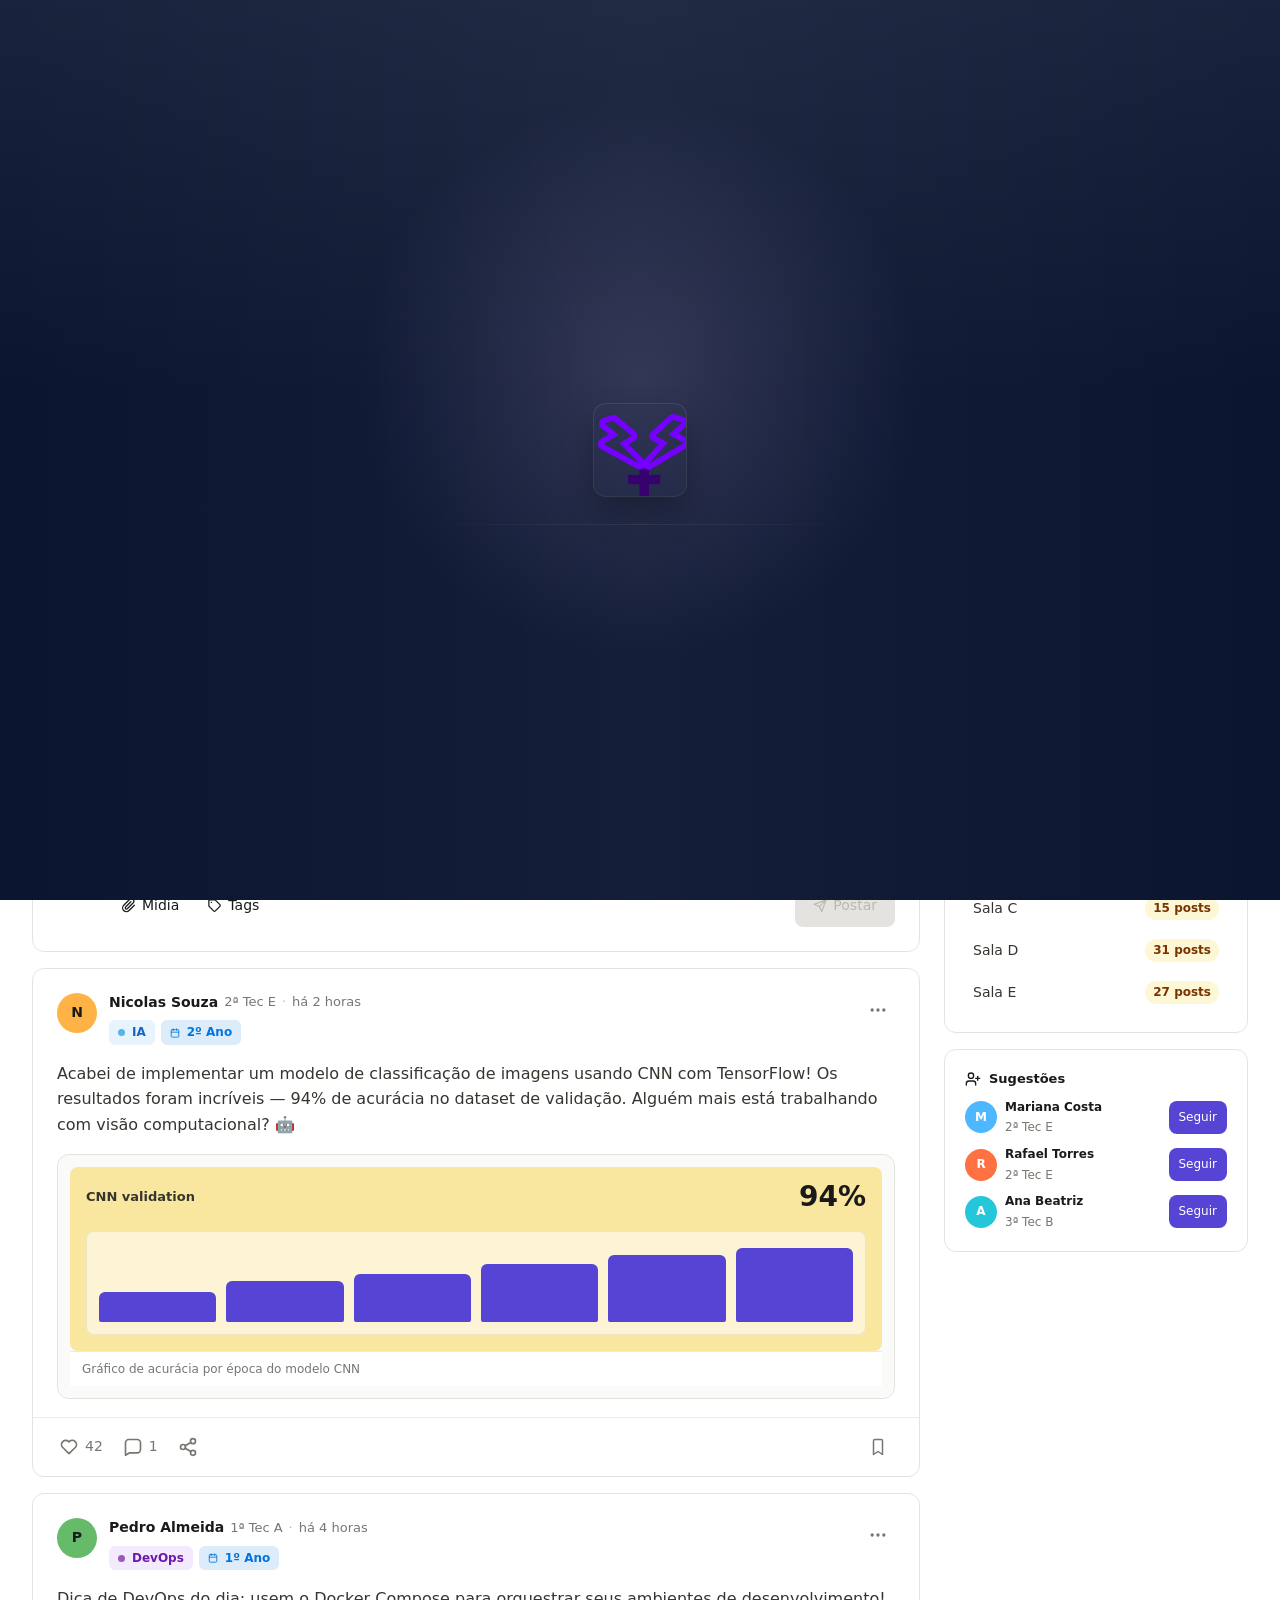
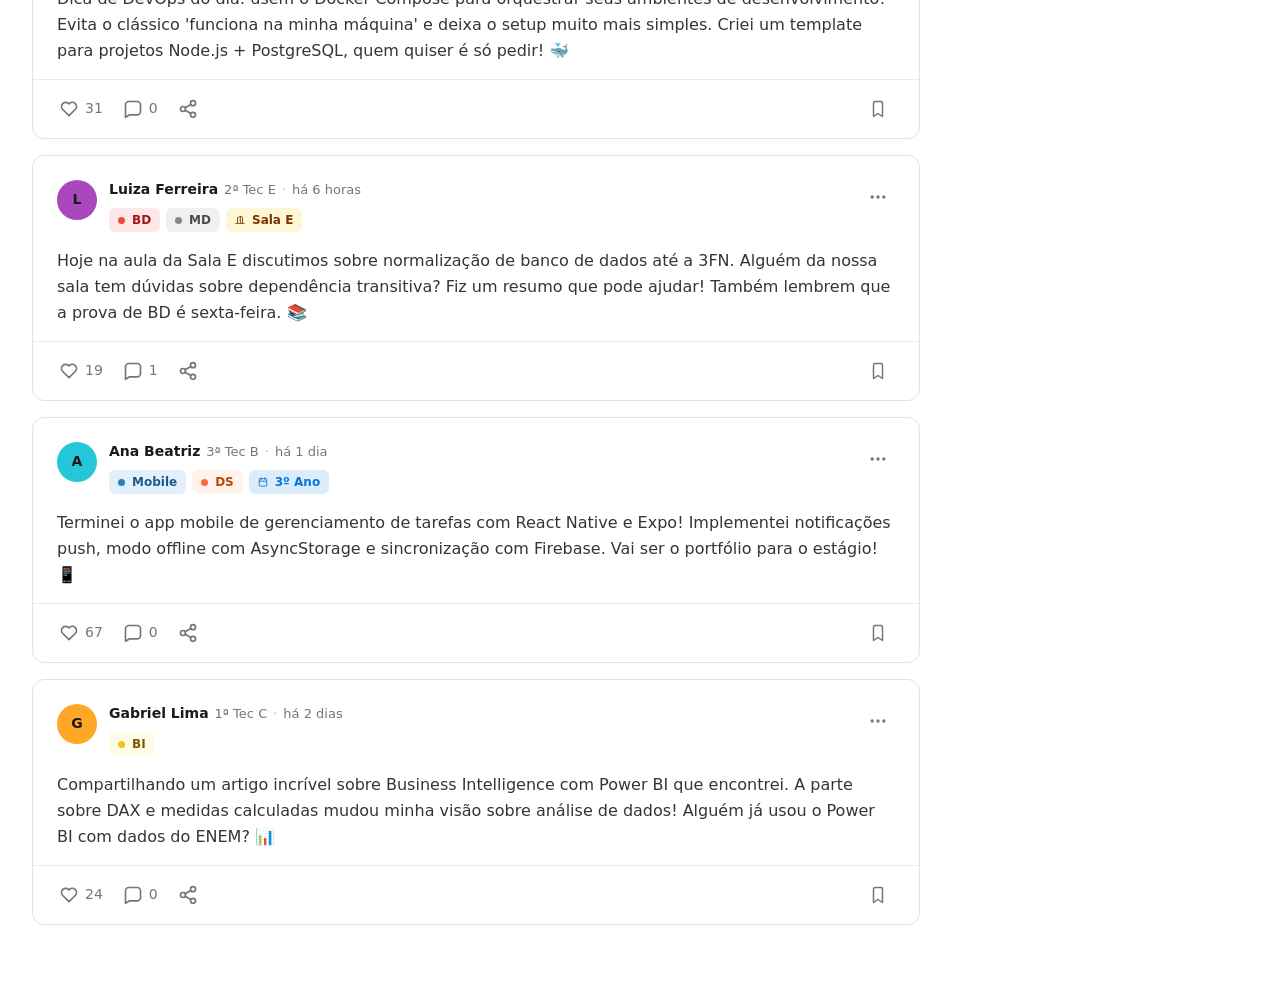
<file: index.html>
<!doctype html>
<html lang="pt-BR">
  <head>
    <meta charset="UTF-8" />
    <meta name="viewport" content="width=device-width, initial-scale=1.0" />
    <title>GerminaStack</title>
    <meta
      name="description"
      content="GerminaStack: rede social escolar para alunos de tecnologia compartilharem posts, matérias, anos e salas."
    />
    <link rel="stylesheet" href="./app/styles.css" />
    <script src="./app/script.js" defer></script>
  </head>
  <body>
    <div class="splash-screen" data-splash role="status" aria-live="polite" aria-label="Powered by Vlad Corp">
      <div class="splash-backdrop" aria-hidden="true"></div>
      <div class="splash-content">
        <img class="splash-logo" src="./app/assets/vlad_corp.png" alt="Logo Vlad Corp" />
        <span class="splash-wordmark">
          <span class="splash-kicker">Powered by</span>
          <strong class="splash-name">Vlad Corp</strong>
        </span>
      </div>
    </div>
    <a class="skip-link" href="#main-content">Pular para o conteúdo principal</a>
    <div id="app"></div>
  </body>
</html>
</file>
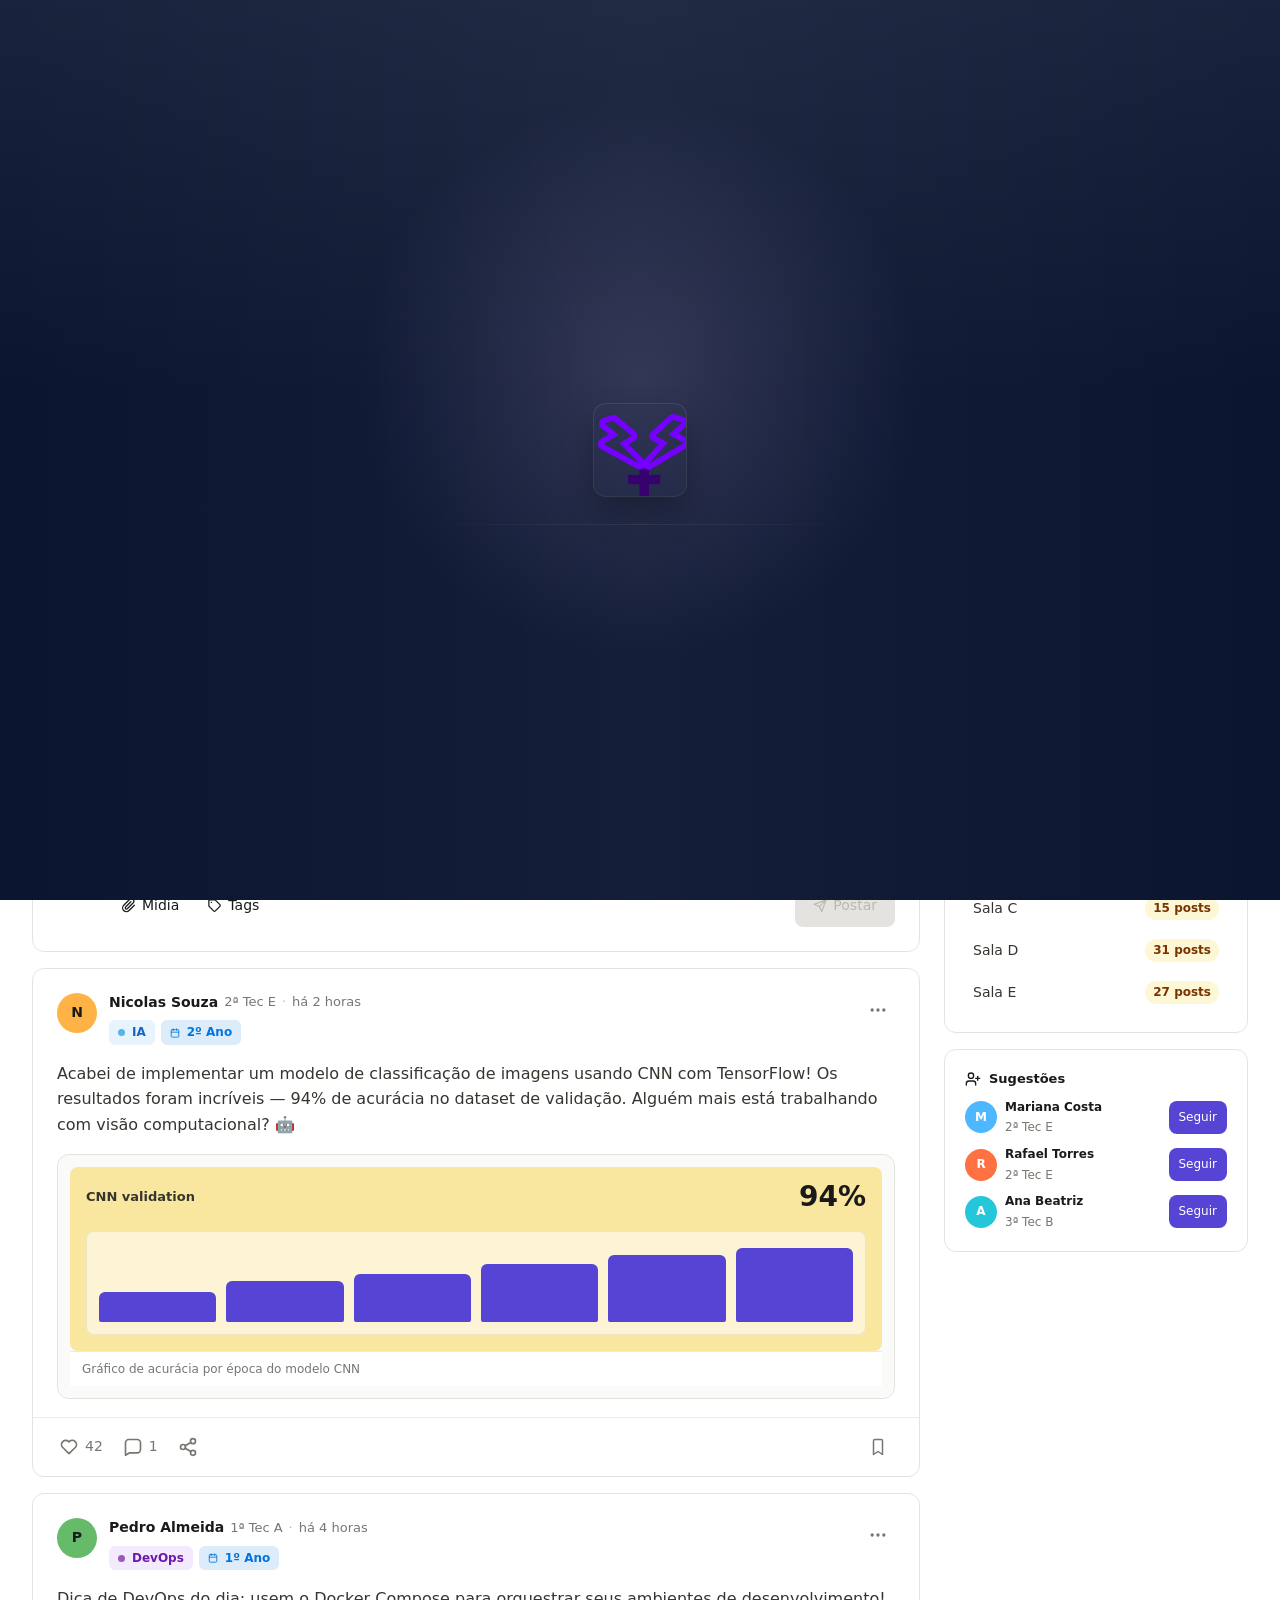
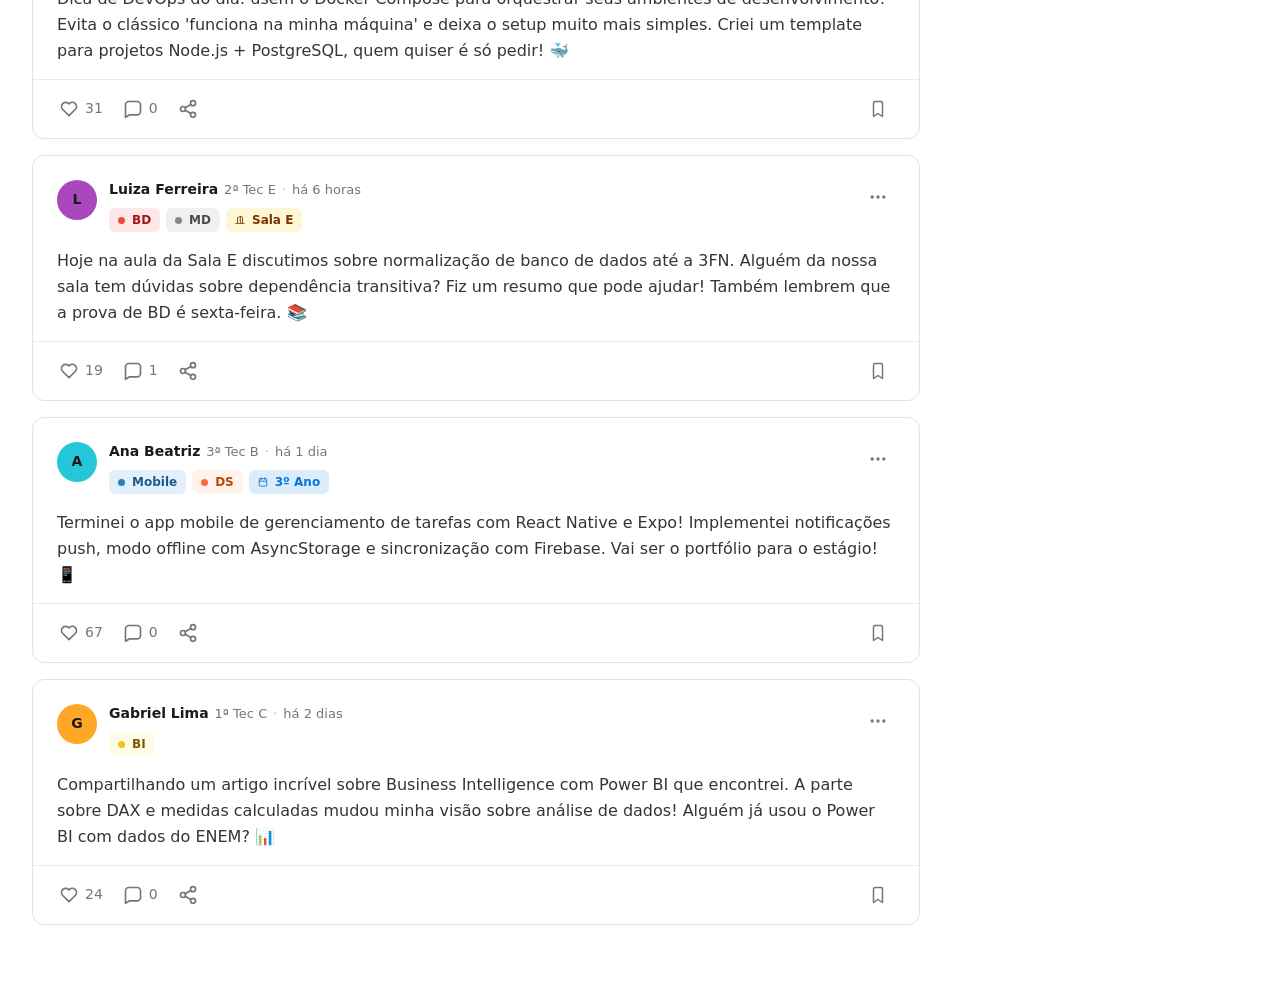
<file: app/index.html>
<!doctype html>
<html lang="pt-BR">
  <head>
    <meta charset="UTF-8" />
    <meta name="viewport" content="width=device-width, initial-scale=1.0" />
    <title>GerminaStack</title>
    <meta
      name="description"
      content="GerminaStack: rede social escolar para alunos de tecnologia compartilharem posts, matérias, anos e salas."
    />
    <link rel="stylesheet" href="./styles.css" />
    <script src="./script.js" defer></script>
  </head>
  <body>
    <div class="splash-screen" data-splash role="status" aria-live="polite" aria-label="Powered by Vlad Corp">
      <div class="splash-backdrop" aria-hidden="true"></div>
      <div class="splash-content">
        <img class="splash-logo" src="./assets/vlad_corp.png" alt="Logo Vlad Corp" />
        <span class="splash-wordmark">
          <span class="splash-kicker">Powered by</span>
          <strong class="splash-name">Vlad Corp</strong>
        </span>
      </div>
    </div>
    <a class="skip-link" href="#main-content">Pular para o conteúdo principal</a>
    <div id="app"></div>
  </body>
</html>
</file>
<file: app/styles.css>
:root {
  --primary: #5645d4;
  --primary-pressed: #4534b3;
  --primary-deep: #3a2a99;
  --on-primary: #ffffff;
  --brand-navy: #0a1530;
  --brand-navy-deep: #070f24;
  --brand-navy-mid: #1a2a52;
  --link-blue: #0075de;
  --link-blue-pressed: #005bab;
  --brand-orange: #dd5b00;
  --brand-orange-deep: #793400;
  --brand-pink: #ff64c8;
  --brand-pink-deep: #a02e6d;
  --brand-purple: #7b3ff2;
  --brand-purple-300: #d6b6f6;
  --brand-purple-800: #391c57;
  --brand-teal: #2a9d99;
  --brand-green: #1aae39;
  --brand-yellow: #f5d75e;
  --brand-brown: #523410;
  --tint-peach: #ffe8d4;
  --tint-rose: #fde0ec;
  --tint-mint: #d9f3e1;
  --tint-lavender: #e6e0f5;
  --tint-sky: #dcecfa;
  --tint-yellow: #fef7d6;
  --tint-yellow-bold: #f9e79f;
  --tint-cream: #f8f5e8;
  --tint-gray: #f0eeec;
  --canvas: #ffffff;
  --surface: #f6f5f4;
  --surface-soft: #fafaf9;
  --hairline: #e5e3df;
  --hairline-soft: #ede9e4;
  --hairline-strong: #c8c4be;
  --ink-deep: #000000;
  --ink: #1a1a1a;
  --charcoal: #37352f;
  --slate: #5d5b54;
  --steel: #787671;
  --stone: #a4a097;
  --muted: #bbb8b1;
  --on-dark: #ffffff;
  --on-dark-muted: #a4a097;
  --success: #1aae39;
  --warning: #dd5b00;
  --danger: #e03131;
  --blue-bg: #dcecfa;
  --blue-text: #0075de;
  --amber-bg: #fef7d6;
  --amber-text: #793400;
  --page: #ffffff;
  --shadow-subtle: rgba(15, 15, 15, 0.04) 0 1px 2px 0;
  --shadow-card: rgba(15, 15, 15, 0.08) 0 4px 12px 0;
  --shadow-mockup: rgba(15, 15, 15, 0.2) 0 24px 48px -8px;
  --shadow-modal: rgba(15, 15, 15, 0.16) 0 16px 48px -8px;
  --radius-xs: 4px;
  --radius-sm: 6px;
  --radius-md: 8px;
  --radius-lg: 12px;
  --radius-xl: 16px;
  --radius-full: 9999px;
  --ease-out: cubic-bezier(0.16, 1, 0.3, 1);
  --ease-standard: cubic-bezier(0.2, 0, 0, 1);
  --duration-fast: 150ms;
  --duration-base: 200ms;
  --duration-slow: 420ms;
  font-family: "Notion Sans", Inter, ui-sans-serif, system-ui, -apple-system, BlinkMacSystemFont, "Segoe UI", Helvetica, Arial, sans-serif;
}

* {
  box-sizing: border-box;
}

html,
body,
#app {
  min-height: 100%;
}

html {
  background: var(--canvas);
}

body {
  margin: 0;
  background: var(--canvas);
  color: var(--ink);
  font-size: 16px;
  line-height: 1.55;
}

button,
textarea,
input {
  font: inherit;
}

button {
  border: 0;
  cursor: pointer;
}

button,
a,
input,
textarea {
  transition:
    background-color var(--duration-fast) var(--ease-standard),
    border-color var(--duration-fast) var(--ease-standard),
    color var(--duration-fast) var(--ease-standard),
    box-shadow var(--duration-fast) var(--ease-standard),
    opacity var(--duration-fast) var(--ease-standard),
    transform var(--duration-fast) var(--ease-standard);
}

button:disabled {
  cursor: not-allowed;
}

:focus {
  outline: none;
}

:focus-visible {
  outline: 3px solid var(--primary);
  outline-offset: 3px;
}

.sr-only {
  position: absolute;
  width: 1px;
  height: 1px;
  padding: 0;
  margin: -1px;
  overflow: hidden;
  clip: rect(0, 0, 0, 0);
  white-space: nowrap;
  border: 0;
}

.skip-link {
  position: fixed;
  z-index: 100;
  top: 12px;
  left: 12px;
  transform: translateY(-140%);
  padding: 10px 18px;
  border-radius: var(--radius-md);
  background: var(--primary);
  color: var(--on-primary);
  font-size: 14px;
  font-weight: 500;
  text-decoration: none;
}

.skip-link:focus {
  transform: translateY(0);
}

.splash-screen {
  position: fixed;
  z-index: 200;
  inset: 0;
  display: grid;
  place-items: center;
  min-height: 100vh;
  overflow: hidden;
  background:
    radial-gradient(circle at 50% 42%, rgba(214, 182, 246, 0.16), transparent 34%),
    var(--brand-navy);
  color: var(--on-dark);
  opacity: 1;
  visibility: visible;
  transition:
    opacity var(--duration-slow) var(--ease-out),
    visibility var(--duration-slow) var(--ease-out);
}

.splash-screen::before {
  content: "";
  position: absolute;
  inset: 0;
  background:
    linear-gradient(180deg, rgba(255, 255, 255, 0.06), transparent 44%),
    linear-gradient(90deg, transparent, rgba(255, 255, 255, 0.04), transparent);
  pointer-events: none;
}

.splash-screen.is-hidden {
  opacity: 0;
  visibility: hidden;
  pointer-events: none;
}

.splash-backdrop {
  position: absolute;
  left: 50%;
  top: 50%;
  width: min(68vw, 440px);
  height: 1px;
  background: linear-gradient(90deg, transparent, rgba(255, 255, 255, 0.24), transparent);
  opacity: 0.35;
  transform: translate(-50%, 74px);
}

.splash-content {
  position: relative;
  z-index: 1;
  display: flex;
  align-items: center;
  justify-content: center;
  width: min(88vw, 460px);
  min-height: 116px;
  text-align: left;
  animation: splashContent 420ms var(--ease-out) both;
}

.splash-logo {
  width: clamp(62px, 14vw, 92px);
  aspect-ratio: 1;
  object-fit: cover;
  border-radius: var(--radius-lg);
  box-shadow:
    rgba(255, 255, 255, 0.1) 0 0 0 1px,
    rgba(0, 0, 0, 0.28) 0 16px 32px;
  transform-origin: center;
  animation: splashLogoSettle 2600ms var(--ease-out) 240ms both;
}

.splash-wordmark {
  display: flex;
  flex-direction: column;
  justify-content: center;
  overflow: hidden;
  max-width: min(46vw, 240px);
  padding-left: clamp(14px, 3vw, 22px);
  white-space: nowrap;
  animation: splashTextCollapse 2600ms var(--ease-out) 240ms both;
}

.splash-kicker {
  color: var(--on-dark-muted);
  font-size: 11px;
  font-weight: 600;
  letter-spacing: 1px;
  text-transform: uppercase;
}

.splash-name {
  margin-top: 4px;
  color: var(--on-dark);
  font-size: clamp(26px, 6vw, 40px);
  font-weight: 600;
  line-height: 1;
}

.app-shell {
  min-height: 100vh;
  background:
    linear-gradient(180deg, var(--surface-soft), var(--canvas) 360px),
    var(--canvas);
}

.app-header {
  position: fixed;
  z-index: 50;
  inset: 0 0 auto;
  height: 64px;
  display: flex;
  align-items: center;
  gap: 20px;
  padding: 0 32px;
  border-bottom: 1px solid var(--hairline);
  background: rgba(255, 255, 255, 0.94);
  color: var(--ink);
  backdrop-filter: blur(16px);
}

.brand {
  display: flex;
  align-items: center;
  gap: 10px;
  flex: 0 0 auto;
  color: var(--ink-deep);
  font-size: 18px;
  font-weight: 600;
  letter-spacing: -0.2px;
}

.brand-mark,
.avatar,
.avatar-small,
.avatar-mini {
  display: inline-flex;
  align-items: center;
  justify-content: center;
  flex: 0 0 auto;
  font-weight: 600;
}

.brand-mark {
  width: 32px;
  height: 32px;
  border-radius: var(--radius-md);
  background: var(--ink-deep);
  color: var(--on-dark);
}

.top-nav {
  display: flex;
  align-items: center;
  justify-content: center;
  flex: 1 1 auto;
  gap: 2px;
  min-width: 0;
}

.nav-button,
.tool-button,
.icon-button {
  display: inline-flex;
  align-items: center;
  justify-content: center;
  gap: 6px;
  border-radius: var(--radius-sm);
  background: transparent;
  color: var(--slate);
}

.nav-button {
  min-height: 40px;
  padding: 8px 12px;
  font-size: 14px;
  font-weight: 500;
}

.nav-button:hover,
.nav-button.is-active,
.user-mini:hover,
.user-mini.is-active {
  background: var(--surface);
  color: var(--ink);
}

.nav-badge {
  display: inline-flex;
  align-items: center;
  justify-content: center;
  min-width: 18px;
  height: 18px;
  padding: 0 5px;
  border-radius: var(--radius-full);
  background: var(--primary);
  color: var(--on-primary);
  font-size: 11px;
  font-weight: 600;
  line-height: 1;
}

.header-right {
  display: flex;
  align-items: center;
  gap: 12px;
  flex: 0 0 auto;
}

.view-toggle {
  display: flex;
  align-items: center;
  gap: 2px;
  padding: 2px;
  border: 1px solid var(--hairline);
  border-radius: var(--radius-md);
  background: var(--surface);
}

.view-toggle button {
  width: 34px;
  height: 34px;
  border-radius: var(--radius-sm);
  color: var(--steel);
  background: transparent;
}

.view-toggle button:hover {
  background: var(--canvas);
  color: var(--ink);
}

.view-toggle button.is-active {
  background: var(--canvas);
  color: var(--primary);
  box-shadow: var(--shadow-subtle);
}

.user-mini {
  display: flex;
  align-items: center;
  gap: 8px;
  padding: 4px;
  border-radius: var(--radius-md);
  background: transparent;
  color: inherit;
}

.user-mini-text {
  text-align: right;
}

.user-mini-text strong,
.user-mini-text span {
  display: block;
  line-height: 1.2;
}

.user-mini-text strong {
  font-size: 14px;
  font-weight: 600;
}

.user-mini-text span {
  margin-top: 2px;
  color: var(--steel);
  font-size: 12px;
}

.avatar {
  width: 40px;
  height: 40px;
  border-radius: var(--radius-full);
  color: var(--ink);
  font-size: 14px;
}

.avatar-small {
  width: 32px;
  height: 32px;
  border-radius: var(--radius-full);
  color: var(--ink);
  font-size: 12px;
}

.avatar-mini {
  width: 24px;
  height: 24px;
  border-radius: var(--radius-full);
  color: var(--ink);
  font-size: 12px;
}

.page {
  padding-top: 64px;
}

.layout {
  display: flex;
  gap: 24px;
  width: min(100%, 1280px);
  margin: 0 auto;
  padding: 24px 32px 64px;
}

.feed {
  display: flex;
  flex: 1 1 auto;
  min-width: 0;
  flex-direction: column;
  gap: 16px;
}

.side-column {
  flex: 0 0 304px;
}

.sticky {
  position: sticky;
  top: 88px;
}

.workspace-band {
  position: relative;
  display: grid;
  grid-template-columns: minmax(0, 1fr) 390px;
  gap: 32px;
  overflow: hidden;
  min-height: 320px;
  padding: 48px;
  border-radius: 0;
  background: var(--brand-navy);
  color: var(--on-dark);
}

.workspace-band::before {
  content: "";
  position: absolute;
  inset: 0;
  background:
    linear-gradient(135deg, rgba(255, 255, 255, 0.08), transparent 36%),
    radial-gradient(circle at 84% 20%, rgba(214, 182, 246, 0.22), transparent 20%);
  pointer-events: none;
}

.workspace-copy {
  position: relative;
  z-index: 1;
  display: flex;
  flex-direction: column;
  justify-content: center;
  max-width: 620px;
}

.eyebrow {
  color: var(--on-dark-muted);
  font-size: 11px;
  font-weight: 600;
  line-height: 1.4;
  letter-spacing: 1px;
  text-transform: uppercase;
}

.workspace-copy h1 {
  margin: 12px 0 14px;
  color: var(--on-dark);
  font-size: clamp(44px, 6vw, 80px);
  font-weight: 600;
  line-height: 1.05;
  letter-spacing: -2px;
}

.workspace-copy p {
  margin: 0;
  max-width: 520px;
  color: rgba(255, 255, 255, 0.78);
  font-size: 18px;
  line-height: 1.5;
}

.workspace-stats {
  display: flex;
  flex-wrap: wrap;
  gap: 8px;
  margin-top: 28px;
}

.workspace-stats span {
  display: inline-flex;
  align-items: center;
  gap: 6px;
  min-height: 34px;
  padding: 6px 10px;
  border-radius: var(--radius-full);
  background: rgba(255, 255, 255, 0.1);
  color: rgba(255, 255, 255, 0.78);
  font-size: 13px;
}

.workspace-stats strong {
  color: var(--brand-yellow);
  font-size: 15px;
}

.workspace-mockup {
  position: relative;
  z-index: 1;
  align-self: center;
  overflow: hidden;
  min-height: 210px;
  border: 1px solid var(--hairline);
  border-radius: var(--radius-lg);
  background: var(--canvas);
  box-shadow: var(--shadow-mockup);
}

.mockup-toolbar {
  display: flex;
  gap: 6px;
  padding: 12px;
  border-bottom: 1px solid var(--hairline-soft);
}

.mockup-toolbar span {
  width: 8px;
  height: 8px;
  border-radius: var(--radius-full);
  background: var(--hairline-strong);
}

.mockup-grid {
  display: grid;
  grid-template-columns: repeat(2, minmax(0, 1fr));
  gap: 8px;
  padding: 12px;
}

.mockup-note {
  min-height: 62px;
  padding: 10px;
  border: 1px solid rgba(55, 53, 47, 0.08);
  border-radius: var(--radius-md);
  color: var(--charcoal);
}

.mockup-note span {
  display: block;
  width: 18px;
  height: 4px;
  margin-bottom: 8px;
  border-radius: var(--radius-full);
}

.mockup-note strong,
.mockup-note small {
  display: block;
}

.mockup-note strong {
  font-size: 13px;
  font-weight: 600;
}

.mockup-note small {
  margin-top: 2px;
  color: var(--steel);
  font-size: 12px;
}

.note-1 {
  background: var(--tint-sky);
}

.note-2 {
  background: var(--tint-lavender);
}

.note-3 {
  background: var(--tint-peach);
}

.note-4 {
  background: var(--tint-mint);
}

.note-5 {
  grid-column: span 2;
  background: var(--tint-rose);
}

.decor-dot {
  position: absolute;
  z-index: 1;
  width: 16px;
  height: 16px;
  border-radius: var(--radius-xs);
  opacity: 0.95;
  transform: rotate(8deg);
}

.dot-a {
  top: 38px;
  right: 43%;
  background: var(--brand-pink);
}

.dot-b {
  left: 30px;
  bottom: 30px;
  background: var(--brand-yellow);
}

.dot-c {
  right: 30px;
  top: 30px;
  background: var(--brand-teal);
}

.screen-panel,
.card,
.side-card {
  border: 1px solid var(--hairline);
  border-radius: var(--radius-lg);
  background: var(--canvas);
}

.screen-panel {
  width: 100%;
  padding: 24px;
}

.toast-message {
  display: flex;
  align-items: center;
  justify-content: space-between;
  gap: 12px;
  padding: 10px 12px;
  border: 1px solid #f7c7a6;
  border-radius: var(--radius-md);
  background: var(--tint-peach);
  color: var(--brand-orange-deep);
  font-size: 13px;
  font-weight: 600;
  animation: toastIn var(--duration-base) var(--ease-out) both;
}

.toast-message button {
  display: inline-flex;
  align-items: center;
  justify-content: center;
  width: 28px;
  height: 28px;
  border-radius: var(--radius-sm);
  background: transparent;
  color: var(--brand-orange-deep);
}

.screen-head {
  display: flex;
  align-items: flex-start;
  gap: 12px;
  padding-bottom: 16px;
  border-bottom: 1px solid var(--hairline-soft);
}

.screen-head > span {
  display: inline-flex;
  align-items: center;
  justify-content: center;
  width: 40px;
  height: 40px;
  border-radius: var(--radius-md);
  background: var(--primary);
  color: var(--on-primary);
}

.screen-head div {
  flex: 1 1 auto;
  min-width: 0;
}

.screen-head h2,
.menu-section h3 {
  margin: 0;
  color: var(--ink);
  font-weight: 600;
}

.screen-head h2 {
  font-size: 22px;
  line-height: 1.3;
}

.screen-head p {
  margin: 4px 0 0;
  color: var(--steel);
  font-size: 14px;
  line-height: 1.5;
}

.menu-link,
.post-button,
.follow-button {
  min-height: 40px;
  padding: 10px 18px;
  border-radius: var(--radius-md);
  background: var(--primary);
  color: var(--on-primary);
  font-size: 14px;
  font-weight: 500;
}

.menu-link {
  flex: 0 0 auto;
  min-height: 36px;
  padding: 8px 12px;
}

.menu-link:hover,
.post-button:hover,
.follow-button:hover {
  background: var(--primary-pressed);
}

.menu-link:disabled,
.post-button:disabled {
  background: var(--hairline);
  color: var(--muted);
}

.menu-section {
  padding-top: 18px;
}

.menu-section h3,
.picker-title,
.profile-section h3,
.side-title {
  margin: 0 0 10px;
  color: var(--slate);
  font-size: 13px;
  font-weight: 600;
  line-height: 1.4;
}

.menu-chip-grid,
.tag-preview,
.chip-row {
  display: flex;
  flex-wrap: wrap;
  gap: 8px;
}

.menu-chip,
.chip {
  display: inline-flex;
  align-items: center;
  gap: 7px;
  min-height: 32px;
  padding: 4px 10px;
  border: 1px solid var(--hairline);
  border-radius: var(--radius-full);
  background: var(--canvas);
  color: var(--slate);
  font-size: 13px;
  font-weight: 600;
}

.menu-chip {
  min-height: 34px;
  border-color: var(--chip-dot);
  background: var(--chip-bg);
  color: var(--chip-fg);
}

.menu-chip span,
.dot {
  width: 7px;
  height: 7px;
  border-radius: var(--radius-full);
}

.menu-chip span {
  background: var(--chip-dot);
}

.chip.small {
  min-height: 24px;
  padding: 2px 8px;
  border-radius: var(--radius-sm);
  font-size: 12px;
}

.chip button {
  display: inline-flex;
  align-items: center;
  justify-content: center;
  margin-right: -2px;
  padding: 0;
  background: transparent;
  color: inherit;
}

.menu-chip:hover,
.chip:hover,
.action-button:hover,
.comment-action:hover,
.plain-icon:hover,
.more-button:hover,
.send-button:hover,
.attach-button:hover,
.menu-row:hover,
.menu-notification:hover,
.menu-saved:hover,
.explore-feature:hover,
.profile-action:hover,
.side-filter:hover {
  transform: translateY(-1px);
}

.menu-grid {
  display: grid;
  grid-template-columns: repeat(2, minmax(0, 1fr));
  gap: 16px;
}

.explore-feature-grid {
  display: grid;
  grid-template-columns: repeat(3, minmax(0, 1fr));
  gap: 12px;
  padding-top: 16px;
}

.explore-feature,
.profile-action,
.profile-stats span {
  border: 1px solid var(--hairline);
  border-radius: var(--radius-lg);
  color: var(--charcoal);
  text-align: left;
}

.explore-feature {
  min-height: 124px;
  padding: 24px;
  background: var(--surface-soft);
}

.explore-feature:hover,
.profile-action:hover {
  box-shadow: var(--shadow-card);
}

.explore-feature:nth-child(1),
.profile-action:nth-child(1) {
  background: var(--tint-sky);
}

.explore-feature:nth-child(2),
.profile-action:nth-child(2) {
  background: var(--tint-peach);
}

.explore-feature:nth-child(3),
.profile-action:nth-child(3) {
  background: var(--tint-mint);
}

.explore-feature strong,
.explore-feature span,
.profile-action strong,
.profile-action span {
  display: block;
}

.explore-feature strong,
.profile-action strong {
  color: var(--ink);
  font-size: 18px;
  font-weight: 600;
  line-height: 1.4;
}

.explore-feature span,
.profile-action span {
  margin-top: 6px;
  color: var(--slate);
  font-size: 14px;
  line-height: 1.5;
}

.menu-row,
.menu-notification,
.menu-saved {
  width: 100%;
  border-radius: var(--radius-md);
  background: transparent;
  color: var(--charcoal);
  text-align: left;
}

.menu-row {
  display: flex;
  align-items: center;
  gap: 8px;
  min-height: 40px;
  padding: 8px 10px;
  font-size: 14px;
}

.menu-row:hover,
.menu-notification:hover,
.menu-saved:hover {
  background: var(--surface);
}

.menu-list {
  display: flex;
  flex-direction: column;
  gap: 6px;
  padding-top: 12px;
}

.menu-notification {
  display: flex;
  gap: 10px;
  padding: 12px;
}

.menu-notification.is-read {
  opacity: 0.68;
}

.notification-icon {
  display: inline-flex;
  align-items: center;
  justify-content: center;
  flex: 0 0 auto;
  width: 34px;
  height: 34px;
  border-radius: var(--radius-md);
  background: var(--tint-lavender);
  color: var(--brand-purple-800);
}

.menu-notification span:last-child,
.menu-saved {
  min-width: 0;
}

.menu-notification strong,
.menu-notification small,
.menu-notification em,
.menu-saved strong,
.menu-saved span {
  display: block;
}

.menu-notification strong,
.menu-saved strong {
  color: var(--ink);
  font-size: 14px;
  font-style: normal;
  font-weight: 600;
}

.menu-notification small,
.menu-saved span {
  margin-top: 2px;
  color: var(--slate);
  font-size: 13px;
  line-height: 1.45;
}

.menu-notification em {
  margin-top: 4px;
  color: var(--steel);
  font-size: 12px;
  font-style: normal;
}

.menu-saved {
  padding: 12px;
}

.menu-saved span {
  overflow: hidden;
  text-overflow: ellipsis;
  white-space: nowrap;
}

.menu-empty,
.empty-state {
  display: flex;
  flex-direction: column;
  align-items: center;
  justify-content: center;
  gap: 10px;
  color: var(--steel);
  font-size: 14px;
}

.menu-empty {
  min-height: 132px;
}

.profile-screen {
  display: flex;
  flex-direction: column;
  gap: 16px;
}

.profile-hero {
  display: flex;
  align-items: center;
  gap: 18px;
  padding: 32px;
  border-radius: var(--radius-lg);
  background: var(--brand-navy);
  color: var(--on-dark);
}

.profile-avatar {
  display: inline-flex;
  align-items: center;
  justify-content: center;
  width: 72px;
  height: 72px;
  border-radius: var(--radius-full);
  color: var(--ink);
  font-size: 28px;
  font-weight: 600;
}

.profile-hero h2 {
  margin: 6px 0 4px;
  color: var(--on-dark);
  font-size: 36px;
  font-weight: 600;
  line-height: 1.2;
  letter-spacing: -0.5px;
}

.profile-hero p {
  margin: 0;
  color: rgba(255, 255, 255, 0.72);
  font-size: 14px;
}

.profile-stats,
.profile-grid {
  display: grid;
  grid-template-columns: repeat(3, minmax(0, 1fr));
  gap: 12px;
}

.profile-stats span {
  padding: 18px;
  background: var(--surface);
  color: var(--steel);
  font-size: 13px;
}

.profile-stats strong {
  display: block;
  color: var(--ink);
  font-size: 28px;
  font-weight: 600;
  line-height: 1.15;
}

.profile-action {
  min-height: 130px;
  padding: 24px;
}

.profile-action:disabled {
  opacity: 0.58;
}

.profile-action .icon {
  display: block;
  color: var(--primary);
  margin-bottom: 14px;
}

.tab-bar {
  display: flex;
  align-items: center;
  gap: 6px;
  overflow-x: auto;
  padding: 6px;
  border: 1px solid var(--hairline);
  border-radius: var(--radius-full);
  background: var(--canvas);
}

.tab-button {
  display: inline-flex;
  align-items: center;
  gap: 6px;
  flex: 0 0 auto;
  min-height: 36px;
  padding: 8px 14px;
  border: 1px solid var(--hairline);
  border-radius: var(--radius-full);
  background: transparent;
  color: var(--steel);
  font-size: 14px;
  font-weight: 500;
}

.tab-button.is-active {
  border-color: var(--ink-deep);
  background: var(--ink-deep);
  color: var(--on-dark);
}

.notice,
.filter-banner {
  display: flex;
  align-items: center;
  gap: 8px;
  border-radius: var(--radius-md);
  padding: 12px 14px;
  font-size: 14px;
}

.filter-banner {
  justify-content: space-between;
  border: 1px solid #bad7ef;
  background: var(--tint-sky);
  color: var(--link-blue);
  font-weight: 600;
}

.filter-banner button {
  display: inline-flex;
  align-items: center;
  gap: 4px;
  min-height: 32px;
  border-radius: var(--radius-sm);
  background: transparent;
  color: var(--link-blue);
  font-size: 12px;
  font-weight: 600;
}

.notice {
  border: 1px solid #efd48d;
  background: var(--tint-yellow);
  color: var(--brand-brown);
}

.card {
  overflow: hidden;
}

.creator {
  padding: 24px;
}

.creator-row,
.post-head,
.comment-row,
.reply-input-row {
  display: flex;
  gap: 12px;
}

.creator-body {
  flex: 1 1 auto;
  min-width: 0;
}

.creator textarea {
  width: 100%;
  min-height: 76px;
  resize: none;
  border: 0;
  outline: 0;
  background: transparent;
  color: var(--ink);
  font-size: 16px;
  line-height: 1.55;
}

.tag-preview {
  margin-bottom: 12px;
}

.tag-picker {
  margin-bottom: 12px;
  padding: 16px;
  border: 1px solid var(--hairline);
  border-radius: var(--radius-lg);
  background: var(--surface);
}

.picker-title:not(:first-child) {
  margin-top: 14px;
}

.creator-footer {
  display: flex;
  align-items: center;
  justify-content: space-between;
  gap: 12px;
  margin-top: 8px;
  padding-top: 14px;
  border-top: 1px solid var(--hairline-soft);
}

.creator-tools {
  display: flex;
  gap: 4px;
}

.tool-button {
  min-height: 40px;
  padding: 8px 12px;
  border-radius: var(--radius-md);
  color: var(--ink);
  font-size: 14px;
  font-weight: 500;
}

.tool-button:hover {
  background: var(--surface);
}

.tool-button.is-active {
  background: var(--ink-deep);
  color: var(--on-dark);
}

.post-button {
  display: inline-flex;
  align-items: center;
  gap: 6px;
}

.post-card {
  box-shadow: none;
}

.post-card:hover,
.side-card:hover {
  box-shadow: var(--shadow-subtle);
  transform: translateY(-1px);
}

.post-body {
  padding: 24px 24px 16px;
}

.post-head {
  align-items: flex-start;
}

.post-user {
  flex: 1 1 auto;
  min-width: 0;
}

.meta-line {
  display: flex;
  flex-wrap: wrap;
  align-items: center;
  gap: 6px;
  color: var(--steel);
  font-size: 13px;
  line-height: 1.4;
}

.meta-line strong {
  color: var(--ink);
  font-size: 14px;
  font-weight: 600;
}

.separator-dot {
  color: var(--muted);
}

.post-tags {
  display: flex;
  flex-wrap: wrap;
  gap: 6px;
  margin-top: 8px;
}

.more-button,
.plain-icon {
  display: inline-flex;
  align-items: center;
  justify-content: center;
  width: 34px;
  height: 34px;
  border-radius: var(--radius-md);
  background: transparent;
  color: var(--steel);
}

.post-more {
  position: relative;
  flex: 0 0 auto;
}

.more-button.is-active,
.more-button:hover,
.plain-icon:hover {
  color: var(--ink);
  background: var(--surface);
}

.post-menu {
  position: absolute;
  z-index: 10;
  top: 38px;
  right: 0;
  width: 220px;
  padding: 6px;
  border: 1px solid var(--hairline);
  border-radius: var(--radius-lg);
  background: var(--canvas);
  box-shadow: var(--shadow-modal);
  transform-origin: top right;
  animation: menuIn var(--duration-base) var(--ease-out) both;
}

.post-menu button {
  display: flex;
  align-items: center;
  gap: 8px;
  width: 100%;
  min-height: 36px;
  padding: 8px;
  border-radius: var(--radius-md);
  background: transparent;
  color: var(--charcoal);
  text-align: left;
  font-size: 13px;
}

.post-menu button:hover {
  background: var(--surface);
}

.post-menu button.is-disabled,
.post-menu button:disabled {
  color: var(--steel);
  cursor: not-allowed;
  opacity: 0.7;
}

.plain-icon.is-saved {
  color: var(--primary);
  background: var(--tint-lavender);
}

.post-content {
  margin: 16px 0 0;
  color: var(--charcoal);
  font-size: 16px;
  line-height: 1.6;
}

.media {
  margin: 0 24px 18px;
  overflow: hidden;
  border: 1px solid var(--hairline);
  border-radius: var(--radius-lg);
  background: var(--surface-soft);
}

.media img {
  display: block;
  width: 100%;
  max-height: 256px;
  object-fit: cover;
}

.media figcaption {
  margin: 0;
  padding: 8px 12px;
  border-top: 1px solid var(--hairline-soft);
  background: var(--canvas);
  color: var(--steel);
  font-size: 12px;
}

.media-mockup {
  padding: 12px;
}

.chart-card {
  min-height: 176px;
  padding: 16px;
  border-radius: var(--radius-md);
  background: var(--tint-yellow-bold);
}

.chart-head {
  display: flex;
  align-items: center;
  justify-content: space-between;
  color: var(--charcoal);
  font-size: 13px;
  font-weight: 600;
}

.chart-head strong {
  color: var(--ink);
  font-size: 28px;
  line-height: 1;
}

.chart-bars {
  display: flex;
  align-items: end;
  gap: 10px;
  height: 104px;
  margin-top: 20px;
  padding: 12px;
  border: 1px solid rgba(55, 53, 47, 0.08);
  border-radius: var(--radius-md);
  background: rgba(255, 255, 255, 0.56);
}

.chart-bars span {
  flex: 1 1 0;
  min-width: 16px;
  border-radius: 6px 6px 2px 2px;
  background: var(--primary);
}

.post-footer {
  display: flex;
  align-items: center;
  gap: 16px;
  padding: 12px 24px;
  border-top: 1px solid var(--hairline-soft);
}

.action-button {
  display: inline-flex;
  align-items: center;
  gap: 6px;
  min-height: 32px;
  padding: 0 2px;
  border-radius: var(--radius-md);
  background: transparent;
  color: var(--steel);
  font-size: 14px;
}

.action-button.is-liked {
  color: var(--danger);
}

.action-button.is-open {
  color: var(--primary);
}

.spacer {
  flex: 1 1 auto;
}

.comments {
  padding: 16px 24px 24px;
  border-top: 1px solid var(--hairline-soft);
  background: var(--surface-soft);
}

.comment-compose {
  display: flex;
  gap: 8px;
  margin-bottom: 12px;
}

.input-shell {
  display: flex;
  align-items: center;
  gap: 8px;
  flex: 1 1 auto;
  min-width: 0;
  min-height: 44px;
  padding: 8px 12px;
  border: 1px solid var(--hairline-strong);
  border-radius: var(--radius-md);
  background: var(--canvas);
}

.input-shell:focus-within {
  border-color: var(--primary);
  box-shadow: 0 0 0 3px rgba(86, 69, 212, 0.12);
}

.input-shell.reply-shell {
  min-height: 36px;
  padding: 6px 10px;
  border-color: var(--hairline);
}

.input-shell input {
  width: 100%;
  min-width: 0;
  border: 0;
  outline: 0;
  background: transparent;
  color: var(--ink);
  font-size: 14px;
}

.input-shell.reply-shell input {
  font-size: 12px;
}

.send-button,
.attach-button {
  display: inline-flex;
  flex: 0 0 auto;
  align-items: center;
  justify-content: center;
  width: 28px;
  height: 28px;
  border-radius: var(--radius-sm);
  background: transparent;
  color: var(--steel);
}

.send-button.can-send {
  color: var(--primary);
}

.empty-comments {
  margin: 0;
  padding: 8px 0;
  color: var(--steel);
  text-align: center;
  font-size: 12px;
}

.comment {
  margin-top: 12px;
}

.comment-row {
  gap: 8px;
}

.comment-body {
  flex: 1 1 auto;
  min-width: 0;
}

.comment-bubble,
.reply-bubble {
  border: 1px solid var(--hairline);
  border-radius: var(--radius-md);
  background: var(--canvas);
}

.comment-bubble {
  padding: 12px;
}

.reply-bubble {
  padding: 10px;
}

.comment-bubble p,
.reply-bubble p {
  margin: 0;
  color: var(--charcoal);
  line-height: 1.55;
}

.comment-bubble p {
  font-size: 14px;
}

.reply-bubble p,
.reply-target {
  font-size: 12px;
}

.comment-actions {
  display: flex;
  align-items: center;
  flex-wrap: wrap;
  gap: 12px;
  margin: 6px 0 0 4px;
}

.comment-action {
  display: inline-flex;
  align-items: center;
  gap: 4px;
  min-height: 24px;
  padding: 0;
  background: transparent;
  color: var(--steel);
  font-size: 12px;
}

.comment-action.is-liked {
  color: var(--danger);
}

.comment-action.replies-toggle {
  color: var(--link-blue);
}

.reply-input-row {
  align-items: flex-start;
  gap: 8px;
  margin: 8px 0 0 16px;
}

.reply-target {
  color: var(--steel);
  white-space: nowrap;
}

.reply-target strong,
.reply-label strong {
  color: var(--primary);
}

.reply-list {
  margin-top: 8px;
}

.reply {
  display: flex;
  gap: 8px;
  margin-left: 16px;
  padding-left: 12px;
  border-left: 2px solid var(--hairline);
}

.reply + .reply {
  margin-top: 8px;
}

.reply-content {
  flex: 1 1 auto;
  min-width: 0;
}

.reply-label {
  margin: 0 0 3px;
  color: var(--steel);
  font-size: 12px;
}

.posts {
  display: flex;
  flex-direction: column;
  gap: 16px;
}

.posts.grid {
  display: grid;
  grid-template-columns: repeat(2, minmax(0, 1fr));
}

.posts.grid .media {
  display: none;
}

.empty-state {
  min-height: 220px;
  border: 1px solid var(--hairline);
  border-radius: var(--radius-lg);
  background: var(--canvas);
}

.sidebar {
  display: flex;
  flex-direction: column;
  gap: 16px;
}

.side-card {
  padding: 20px;
}

.side-title {
  display: flex;
  align-items: center;
  gap: 8px;
  color: var(--ink);
}

.side-list {
  display: flex;
  flex-direction: column;
  gap: 4px;
}

.side-filter {
  display: flex;
  align-items: center;
  justify-content: space-between;
  gap: 8px;
  width: 100%;
  min-height: 38px;
  padding: 7px 8px;
  border-radius: var(--radius-md);
  background: transparent;
  color: var(--charcoal);
  text-align: left;
}

.side-filter:hover {
  background: var(--surface);
}

.side-label {
  display: inline-flex;
  align-items: center;
  gap: 8px;
  min-width: 0;
  font-size: 14px;
  font-weight: 500;
}

.count-badge {
  flex: 0 0 auto;
  padding: 2px 8px;
  border-radius: var(--radius-full);
  font-size: 12px;
  font-weight: 600;
}

.suggestion {
  display: flex;
  align-items: center;
  gap: 8px;
  border-radius: var(--radius-md);
}

.suggestion + .suggestion {
  margin-top: 8px;
}

.suggestion-copy {
  flex: 1 1 auto;
  min-width: 0;
}

.suggestion-copy strong,
.suggestion-copy span {
  display: block;
  overflow: hidden;
  text-overflow: ellipsis;
  white-space: nowrap;
}

.suggestion-copy strong {
  color: var(--ink);
  font-size: 12px;
  font-weight: 600;
}

.suggestion-copy span {
  margin-top: 2px;
  color: var(--steel);
  font-size: 12px;
}

.follow-button {
  flex: 0 0 auto;
  min-height: 32px;
  padding: 7px 10px;
  font-size: 12px;
}

.follow-button.is-following {
  border: 1px solid var(--hairline-strong);
  background: transparent;
  color: var(--charcoal);
}

.icon {
  width: 1em;
  height: 1em;
  flex: 0 0 auto;
  stroke: currentColor;
  stroke-width: 2;
  stroke-linecap: round;
  stroke-linejoin: round;
  fill: none;
}

.icon.fill-current {
  fill: currentColor;
}

@keyframes menuIn {
  from {
    opacity: 0;
    transform: translateY(-4px) scale(0.98);
  }
  to {
    opacity: 1;
    transform: translateY(0) scale(1);
  }
}

@keyframes toastIn {
  from {
    opacity: 0;
    transform: translateY(-8px);
  }
  to {
    opacity: 1;
    transform: translateY(0);
  }
}

@keyframes splashContent {
  from {
    opacity: 0;
    transform: translateY(16px) scale(0.96);
  }
  to {
    opacity: 1;
    transform: translateY(0) scale(1);
  }
}

@keyframes splashLogoSettle {
  0% {
    opacity: 0;
    transform: scale(0.94) rotate(0deg);
  }
  16% {
    opacity: 1;
    transform: scale(1) rotate(0deg);
  }
  62% {
    opacity: 1;
    transform: scale(1) rotate(0deg);
  }
  82% {
    opacity: 1;
    transform: scale(1.035) rotate(10deg);
  }
  100% {
    opacity: 1;
    transform: scale(1) rotate(0deg);
  }
}

@keyframes splashTextCollapse {
  0%,
  34% {
    opacity: 1;
    max-width: min(46vw, 240px);
    padding-left: clamp(14px, 3vw, 22px);
  }
  54% {
    opacity: 0;
    max-width: min(46vw, 240px);
    padding-left: clamp(14px, 3vw, 22px);
  }
  100% {
    opacity: 0;
    max-width: 0;
    padding-left: 0;
  }
}

@media (max-width: 1100px) {
  .side-column {
    display: none;
  }

  .workspace-band {
    grid-template-columns: minmax(0, 1fr) 320px;
  }
}

@media (max-width: 860px) {
  .layout {
    padding: 16px 16px 48px;
  }

  .workspace-band {
    grid-template-columns: 1fr;
    min-height: 0;
    padding: 40px 24px;
  }

  .workspace-copy h1 {
    font-size: 56px;
  }
}

@media (max-width: 760px) {
  .app-header {
    padding: 0 12px;
    gap: 8px;
  }

  .brand span:not(.brand-mark),
  .nav-button span,
  .user-mini-text {
    display: none;
  }

  .view-toggle {
    display: none;
  }

  .nav-button {
    position: relative;
    width: 40px;
    padding: 8px;
  }

  .nav-badge {
    position: absolute;
    top: 2px;
    right: 0;
  }

  .posts.grid,
  .profile-stats,
  .profile-grid,
  .explore-feature-grid {
    grid-template-columns: 1fr;
  }

  .creator-footer {
    align-items: stretch;
    flex-direction: column;
  }

  .creator-tools {
    justify-content: space-between;
  }

  .post-button {
    justify-content: center;
  }
}

@media (max-width: 480px) {
  .layout {
    padding: 12px 12px 40px;
  }

  .screen-panel,
  .creator,
  .post-body {
    padding: 16px;
  }

  .workspace-band {
    padding: 32px 20px;
  }

  .workspace-copy h1 {
    font-size: 36px;
    letter-spacing: -0.5px;
  }

  .workspace-copy p {
    font-size: 16px;
  }

  .workspace-mockup {
    display: none;
  }

  .tab-button {
    min-height: 40px;
    padding: 8px 12px;
  }

  .post-footer {
    gap: 12px;
    padding: 10px 16px;
  }

  .comments {
    padding: 14px 16px 18px;
  }

  .media {
    margin: 0 16px 16px;
  }

  .filter-banner {
    align-items: flex-start;
    flex-direction: column;
  }

  .menu-grid {
    grid-template-columns: 1fr;
    gap: 4px;
  }

  .screen-head,
  .profile-hero {
    align-items: flex-start;
  }

  .profile-hero {
    flex-direction: column;
    padding: 24px;
  }

  .profile-hero h2 {
    font-size: 28px;
  }
}

@media (prefers-reduced-motion: reduce) {
  *,
  *::before,
  *::after {
    scroll-behavior: auto !important;
    transition-duration: 0.01ms !important;
    animation-duration: 0.01ms !important;
    animation-iteration-count: 1 !important;
  }
}
</file>
